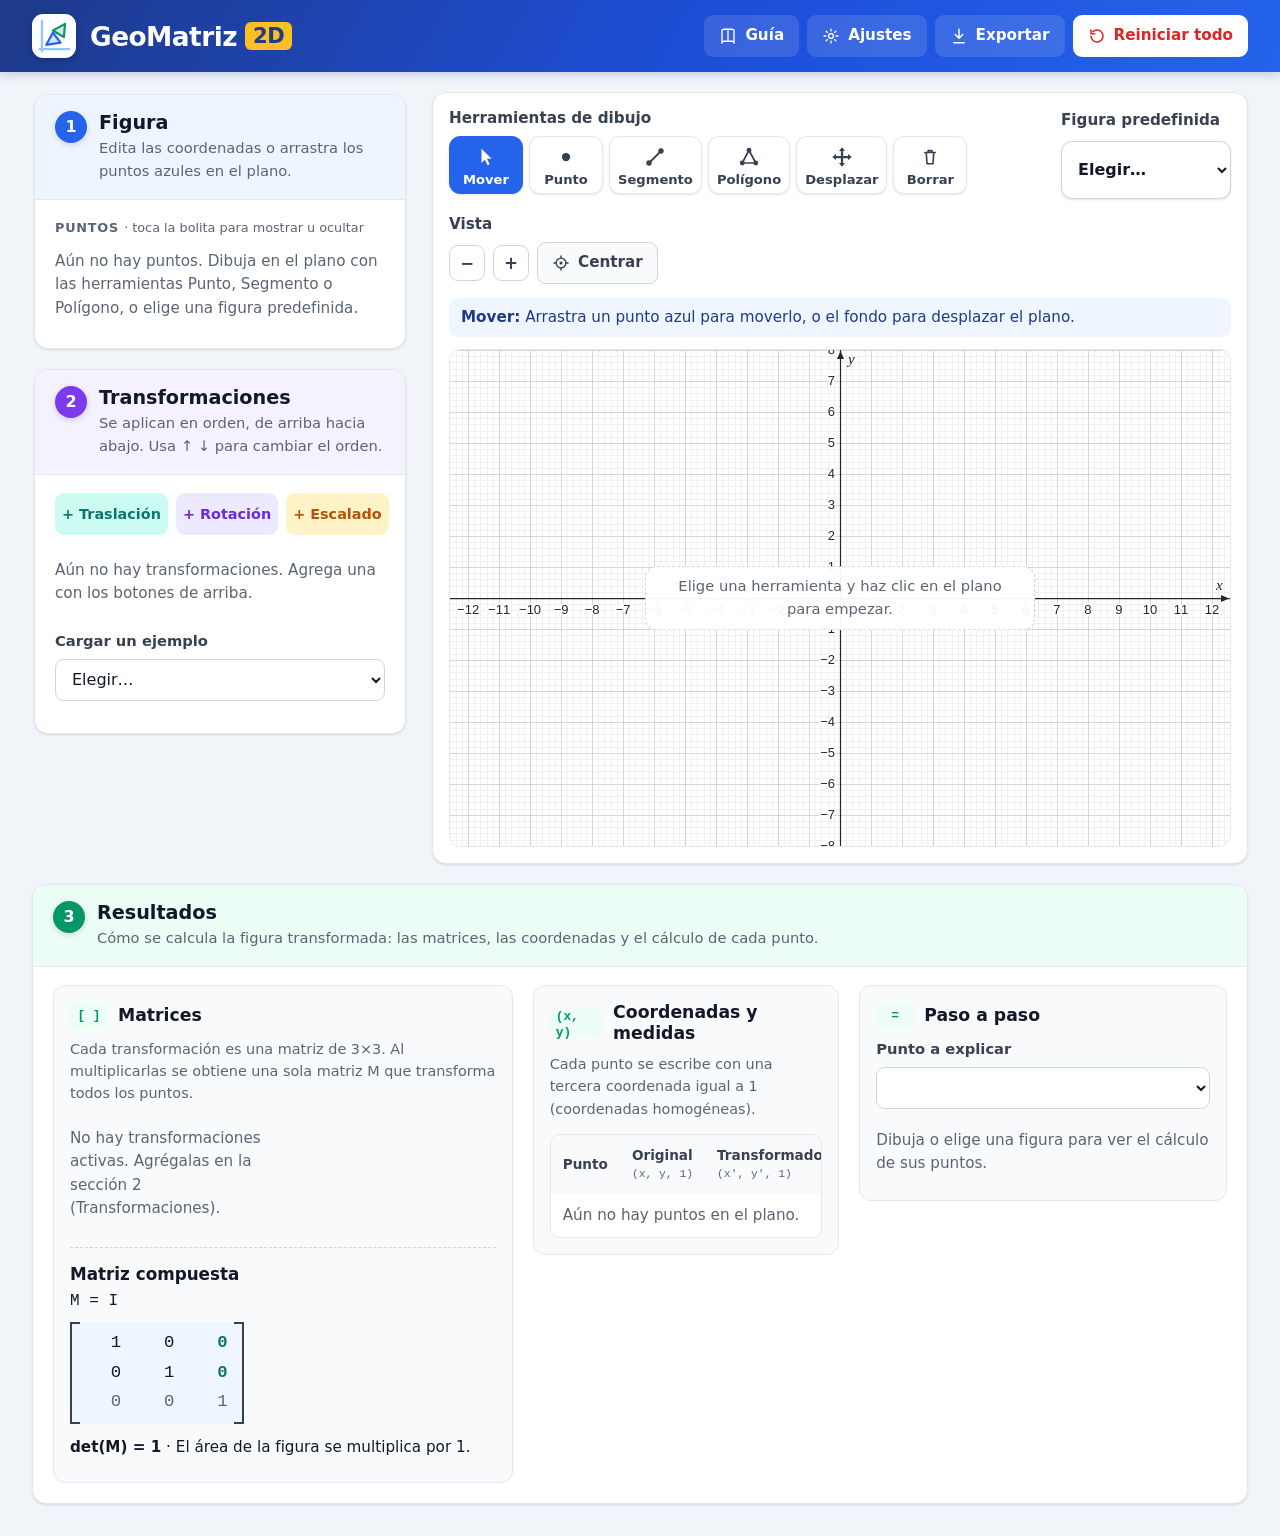
<file: src/index.html>
<!doctype html>
<html lang="es">
<head>
  <meta charset="utf-8">
  <meta name="viewport" content="width=device-width, initial-scale=1">
  <meta name="description" content="Laboratorio interactivo para aprender traslación, rotación y escalado con matrices homogéneas de 3×3.">
  <title>GeoMatriz 2D</title>
  <link rel="stylesheet" href="css/estilos.css">
</head>
<body>
  <!-- ============================== Barra superior ============================== -->
  <header class="app-bar">
    <div class="brand">
      <!-- Logo: un triángulo y su copia girada sobre unos ejes. -->
      <svg class="brand-logo" viewBox="0 0 40 40" aria-hidden="true">
        <rect width="40" height="40" rx="10" fill="#ffffff"/>
        <path d="M7 32 H34 M9 34 V6" stroke="#93c5fd" stroke-width="2" stroke-linecap="round"/>
        <path d="M13 28 L19 17 L26 26 Z" fill="rgba(37,99,235,.18)" stroke="#2563eb" stroke-width="2" stroke-linejoin="round"/>
        <path d="M19 15 L30 9 L29 21 Z" fill="rgba(5,150,105,.18)" stroke="#059669" stroke-width="2" stroke-linejoin="round"/>
      </svg>
      <div>
        <h1>GeoMatriz <span class="brand-tag">2D</span></h1>
      </div>
    </div>
    <nav class="app-actions" aria-label="Acciones">
      <button type="button" id="guideBtn" class="btn btn-ghost" aria-haspopup="dialog"><svg viewBox="0 0 24 24" aria-hidden="true"><path d="M4 5.5A2.5 2.5 0 0 1 6.5 3H12v16H6.5A2.5 2.5 0 0 0 4 21.5zM20 5.5A2.5 2.5 0 0 0 17.5 3H12v16h5.5a2.5 2.5 0 0 1 2.5 2.5z" fill="none" stroke="currentColor" stroke-width="1.8" stroke-linejoin="round"/></svg>Guía</button>
      <button type="button" id="settingsBtn" class="btn btn-ghost" aria-haspopup="dialog"><svg viewBox="0 0 24 24" aria-hidden="true"><circle cx="12" cy="12" r="3.2" fill="none" stroke="currentColor" stroke-width="1.8"/><path d="M12 2.8v2.4M12 18.8v2.4M2.8 12h2.4M18.8 12h2.4M5.5 5.5l1.7 1.7M16.8 16.8l1.7 1.7M5.5 18.5l1.7-1.7M16.8 7.2l1.7-1.7" stroke="currentColor" stroke-width="1.8" stroke-linecap="round"/></svg>Ajustes</button>
      <div class="export-wrap">
        <button type="button" id="exportBtn" class="btn btn-ghost" aria-haspopup="menu" aria-expanded="false"><svg viewBox="0 0 24 24" aria-hidden="true"><path d="M12 3v12M7 10l5 5 5-5M5 21h14" fill="none" stroke="currentColor" stroke-width="2" stroke-linecap="round" stroke-linejoin="round"/></svg>Exportar</button>
        <div id="exportMenu" class="export-menu" role="menu" hidden>
          <button type="button" role="menuitem" data-export="plano"><svg viewBox="0 0 24 24" aria-hidden="true"><rect x="3" y="4" width="18" height="16" rx="2.5" fill="none" stroke="currentColor" stroke-width="1.8"/><circle cx="8.5" cy="9.5" r="1.8" fill="currentColor"/><path d="M21 16l-5-5-8 8" fill="none" stroke="currentColor" stroke-width="1.8" stroke-linejoin="round"/></svg><span><strong>Imagen del plano</strong><small>PNG en alta resolución</small></span></button>
          <button type="button" role="menuitem" data-export="informe"><svg viewBox="0 0 24 24" aria-hidden="true"><path d="M6 2.8h8l5 5V20a1.5 1.5 0 0 1-1.5 1.5h-11A1.5 1.5 0 0 1 5 20V4.3A1.5 1.5 0 0 1 6.5 2.8z" fill="none" stroke="currentColor" stroke-width="1.8" stroke-linejoin="round"/><path d="M14 3v5h5M8.5 13h7M8.5 16.5h7" stroke="currentColor" stroke-width="1.8" stroke-linecap="round"/></svg><span><strong>Informe completo</strong><small>PDF con matrices y pasos de cada punto</small></span></button>
          <button type="button" role="menuitem" data-export="resumen"><svg viewBox="0 0 24 24" aria-hidden="true"><rect x="3" y="3" width="18" height="18" rx="2.5" fill="none" stroke="currentColor" stroke-width="1.8"/><path d="M3 10h18M10 10v11" stroke="currentColor" stroke-width="1.8"/></svg><span><strong>Resumen como imagen</strong><small>PNG con plano, matrices y coordenadas</small></span></button>
        </div>
      </div>
      <button type="button" id="resetBtn" class="btn btn-danger" title="Borra la figura y las transformaciones"><svg viewBox="0 0 24 24" aria-hidden="true"><path d="M4 12a8 8 0 1 0 2.4-5.7M4 4v5h5" fill="none" stroke="currentColor" stroke-width="2" stroke-linecap="round" stroke-linejoin="round"/></svg>Reiniciar todo</button>
    </nav>
  </header>

  <main class="workspace">
    <!-- ============================== Arriba a la izquierda: figura y transformaciones ============================== -->
    <aside class="side side-left">
      <section class="panel panel-figure" aria-labelledby="figure-title">
        <header class="panel-head">
          <span class="step" aria-hidden="true">1</span>
          <div>
            <h2 id="figure-title">Figura</h2>
            <p class="panel-sub">Edita las coordenadas o arrastra los puntos azules en el plano.</p>
          </div>
        </header>

        <h3 class="sub-heading">Puntos <span class="sub-note">· toca la bolita para mostrar u ocultar</span></h3>
        <div id="vertexList" class="algebra-list"></div>
        <p id="shapeMessage" class="field-message" role="status"></p>
      </section>

      <section class="panel panel-transforms" aria-labelledby="transforms-title">
        <header class="panel-head">
          <span class="step" aria-hidden="true">2</span>
          <div>
            <h2 id="transforms-title">Transformaciones</h2>
            <p class="panel-sub">Se aplican en orden, de arriba hacia abajo. Usa ↑ ↓ para cambiar el orden.</p>
          </div>
        </header>

        <div class="add-buttons" role="group" aria-label="Agregar transformación">
          <button type="button" class="btn btn-t" data-add="T">+ Traslación</button>
          <button type="button" class="btn btn-r" data-add="R">+ Rotación</button>
          <button type="button" class="btn btn-s" data-add="S">+ Escalado</button>
        </div>
        <p id="transformLimit" class="field-message"></p>
        <ol id="transformList" class="transform-list"></ol>

        <div class="field">
          <label for="examples">Cargar un ejemplo</label>
          <select id="examples">
            <option value="">Elegir…</option>
          </select>
        </div>
      </section>
    </aside>

    <!-- ============================== Arriba a la derecha: plano cartesiano ============================== -->
    <section class="panel stage panel-stage" aria-label="Plano cartesiano">
      <div class="stage-top">
        <div class="tool-group">
          <h2 class="group-title">Herramientas de dibujo</h2>
          <!-- Herramientas al estilo GeoGebra (solo las que usa el programa). -->
          <div class="tool-bar" role="toolbar" aria-label="Herramientas de dibujo">
            <button type="button" class="tool-btn" data-tool="mover" aria-pressed="true" title="Mover (Esc)">
              <svg viewBox="0 0 32 32" aria-hidden="true"><path d="M10 5 L10 24 L14.5 19.5 L18 27 L20.8 25.7 L17.3 18.4 L23.5 18.4 Z" fill="currentColor"/></svg>
              <span>Mover</span>
            </button>
            <button type="button" class="tool-btn" data-tool="punto" aria-pressed="false" title="Punto">
              <svg viewBox="0 0 32 32" aria-hidden="true"><circle cx="16" cy="16" r="5.5" fill="currentColor"/></svg>
              <span>Punto</span>
            </button>
            <button type="button" class="tool-btn" data-tool="segmento" aria-pressed="false" title="Segmento">
              <svg viewBox="0 0 32 32" aria-hidden="true"><line x1="8" y1="24" x2="24" y2="8" stroke="currentColor" stroke-width="2.4" stroke-linecap="round"/><circle cx="8" cy="24" r="3.6" fill="currentColor"/><circle cx="24" cy="8" r="3.6" fill="currentColor"/></svg>
              <span>Segmento</span>
            </button>
            <button type="button" class="tool-btn" data-tool="poligono" aria-pressed="false" title="Polígono">
              <svg viewBox="0 0 32 32" aria-hidden="true"><path d="M7 24 L16 7 L25 24 Z" fill="none" stroke="currentColor" stroke-width="2.2" stroke-linejoin="round"/><circle cx="7" cy="24" r="3.2" fill="currentColor"/><circle cx="16" cy="7" r="3.2" fill="currentColor"/><circle cx="25" cy="24" r="3.2" fill="currentColor"/></svg>
              <span>Polígono</span>
            </button>
            <button type="button" class="tool-btn" data-tool="vista" aria-pressed="false" title="Desplazar vista">
              <svg viewBox="0 0 32 32" aria-hidden="true"><path d="M16 3 L20 8 H17.5 V14.5 H24 V12 L29 16 L24 20 V17.5 H17.5 V24 H20 L16 29 L12 24 H14.5 V17.5 H8 V20 L3 16 L8 12 V14.5 H14.5 V8 H12 Z" fill="currentColor"/></svg>
              <span>Desplazar</span>
            </button>
            <button type="button" class="tool-btn tool-action" id="clearShapeBtn" title="Borrar la figura del plano">
              <svg viewBox="0 0 32 32" aria-hidden="true"><path d="M9 10h14M13.5 10V7.5h5V10M11 10l1 15h8l1-15" fill="none" stroke="currentColor" stroke-width="2.2" stroke-linecap="round" stroke-linejoin="round"/></svg>
              <span>Borrar</span>
            </button>
          </div>
        </div>

        <div class="tool-group">
          <label class="group-title" for="shapeType">Figura predefinida</label>
          <select id="shapeType" class="shape-select">
            <option value="">Elegir…</option>
            <option value="punto">Punto</option>
            <option value="segmento">Segmento</option>
            <option value="triangulo">Triángulo</option>
            <option value="cuadrado">Cuadrado</option>
            <option value="rectangulo">Rectángulo</option>
            <option value="poligono">Polígono</option>
          </select>
        </div>

        <div class="tool-group">
          <h2 class="group-title">Vista</h2>
          <div class="zoom-group" role="group" aria-label="Zoom">
            <button type="button" id="zoomOut" class="icon-btn" title="Alejar" aria-label="Alejar">−</button>
            <button type="button" id="zoomIn" class="icon-btn" title="Acercar" aria-label="Acercar">+</button>
            <button type="button" id="centerView" class="btn btn-light" title="Volver al origen (doble clic en el plano)">
              <svg viewBox="0 0 24 24" aria-hidden="true"><circle cx="12" cy="12" r="6.5" fill="none" stroke="currentColor" stroke-width="1.8"/><circle cx="12" cy="12" r="2" fill="currentColor"/><path d="M12 2.5v3M12 18.5v3M2.5 12h3M18.5 12h3" stroke="currentColor" stroke-width="1.8" stroke-linecap="round"/></svg>
              Centrar
            </button>
          </div>
        </div>
      </div>

      <p id="toolHelp" class="tool-help" aria-live="polite"></p>

      <div class="canvas-wrap" id="canvasWrap">
        <canvas id="canvas" role="img" aria-label="Plano cartesiano con la figura original y la figura transformada"></canvas>
        <!-- Leyenda: solo muestra lo que está en el plano (ver main.js). -->
        <ul class="legend" id="legend" aria-label="Leyenda">
          <li data-legend="original"><i class="swatch swatch-point"></i>Figura original (A)</li>
          <li data-legend="result"><i class="swatch swatch-result-point"></i>Figura transformada (A′)</li>
          <li data-legend="steps"><i class="swatch swatch-step"></i>Pasos intermedios</li>
          <li data-legend="compare"><i class="swatch swatch-compare"></i>Orden inverso (A″)</li>
          <li data-legend="pivot"><i class="swatch swatch-pivot"></i>Pivote</li>
        </ul>
        <span id="cursor" class="cursor-badge" hidden></span>
        <p id="canvasEmpty" class="canvas-empty">Elige una herramienta y haz clic en el plano para empezar.</p>
        <!-- Avisos flotantes: no cambian el tamaño del plano. -->
        <p id="status" class="status-message" role="status" aria-live="polite"></p>
      </div>

    </section>

    <!-- ============================== Abajo: resultados (todo el ancho) ============================== -->
    <section class="panel panel-results" aria-labelledby="results-title">
      <header class="panel-head">
        <span class="step" aria-hidden="true">3</span>
        <div>
          <h2 id="results-title">Resultados</h2>
          <p class="panel-sub">Cómo se calcula la figura transformada: las matrices, las coordenadas y el cálculo de cada punto.</p>
        </div>
      </header>

      <div class="results-grid">
        <article class="result-card" aria-labelledby="matrices-title">
          <h3 id="matrices-title" class="result-title"><span class="result-icon" aria-hidden="true">[ ]</span>Matrices</h3>
          <p class="hint">Cada transformación es una matriz de 3×3. Al multiplicarlas se obtiene una sola matriz M que transforma todos los puntos.</p>
          <div id="matrixList" class="matrix-list"></div>
          <div id="composite" class="composite"></div>
        </article>

        <article class="result-card" aria-labelledby="coords-title">
          <h3 id="coords-title" class="result-title"><span class="result-icon" aria-hidden="true">(x, y)</span>Coordenadas y medidas</h3>
          <p class="hint">Cada punto se escribe con una tercera coordenada igual a 1 (coordenadas homogéneas).</p>
          <div class="table-wrap">
            <table class="coords">
              <thead>
                <tr><th scope="col">Punto</th><th scope="col">Original<small>(x, y, 1)</small></th><th scope="col">Transformado<small>(x′, y′, 1)</small></th></tr>
              </thead>
              <tbody id="coordBody"></tbody>
            </table>
          </div>
          <!-- Medidas que dependen de los puntos: se recalculan en cada cambio (ver panels.js). -->
          <div id="algebraDerived" class="algebra-derived"></div>
        </article>

        <article class="result-card" aria-labelledby="explain-title">
          <h3 id="explain-title" class="result-title"><span class="result-icon" aria-hidden="true">=</span>Paso a paso</h3>
          <div class="field">
            <label for="explainVertex">Punto a explicar</label>
            <select id="explainVertex"></select>
          </div>
          <div id="explanation" class="explanation"></div>
        </article>
      </div>
    </section>
  </main>

  <!-- ============================== Ventana: Guía ============================== -->
  <dialog id="guideDialog" class="dialog" aria-labelledby="guide-title">
    <div class="dialog-head">
      <h2 id="guide-title">Guía rápida</h2>
      <button type="button" class="icon-btn" data-close aria-label="Cerrar">✕</button>
    </div>
    <ol class="guide-steps">
      <li><strong>Crea una figura.</strong> En <em>Herramientas de dibujo</em> elige Punto, Segmento o Polígono y haz clic en el plano. También puedes elegir una <em>Figura predefinida</em> junto a las herramientas. Para cerrar un polígono, vuelve a hacer clic en su primer punto.</li>
      <li><strong>Agrega transformaciones.</strong> En la sección 2 pulsa Traslación, Rotación o Escalado y ajusta sus valores. Se aplican en orden, de arriba hacia abajo.</li>
      <li><strong>Observa el resultado.</strong> La figura transformada (A′, en verde) aparece en el plano. En la sección 3 verás las matrices, las coordenadas y el cálculo paso a paso.</li>
    </ol>
    <h3>Trucos</h3>
    <ul class="guide-tips">
      <li>Con <em>Mover</em>, arrastra un punto azul para cambiarlo de lugar.</li>
      <li>Acerca el puntero a un punto para ver sus coordenadas.</li>
      <li>En la sección 1, la bolita de cada punto lo muestra u oculta, y el menú ⋮ permite duplicarlo o borrarlo.</li>
      <li>Con <em>Exportar</em> guardas el plano como imagen o un informe en PDF con todos los cálculos.</li>
      <li>Rueda del ratón o pellizco: acercar y alejar. Doble clic: volver al origen.</li>
      <li>Tecla Esc: terminar la figura y volver a <em>Mover</em>.</li>
    </ul>
  </dialog>

  <!-- ============================== Ventana: Ajustes ============================== -->
  <dialog id="settingsDialog" class="dialog" aria-labelledby="settings-title">
    <div class="dialog-head">
      <h2 id="settings-title">Ajustes de la vista</h2>
      <button type="button" class="icon-btn" data-close aria-label="Cerrar">✕</button>
    </div>
    <div class="settings-list">
      <label class="setting"><input type="checkbox" id="showOriginal" checked>
        <span><strong>Mostrar figura original</strong><small>Los puntos azules que se pueden mover.</small></span></label>
      <label class="setting"><input type="checkbox" id="showSteps">
        <span><strong>Mostrar pasos intermedios</strong><small>La figura después de cada transformación, en gris.</small></span></label>
      <label class="setting"><input type="checkbox" id="compare">
        <span><strong>Comparar con el orden inverso</strong><small>Muestra que cambiar el orden cambia el resultado.</small></span></label>
      <label class="setting"><input type="checkbox" id="snap" checked>
        <span><strong>Ajustar a la cuadrícula</strong><small>Los puntos se colocan en coordenadas exactas.</small></span></label>
    </div>
  </dialog>

  <!-- Scripts clásicos (sin módulos ES) para que funcione con doble clic, sin servidor.
       Orden: matemática → escena → validación → renderizado → interfaz → arranque. -->
  <script src="js/math/matrix.js"></script>
  <script src="js/math/transforms.js"></script>
  <script src="js/scene/shapes.js"></script>
  <script src="js/scene/state.js"></script>
  <script src="js/ui/validation.js"></script>
  <script src="js/render/renderer.js"></script>
  <script src="js/ui/panels.js"></script>
  <script src="js/ui/explanations.js"></script>
  <script src="js/ui/controls.js"></script>
  <script src="js/ui/canvas-input.js"></script>
  <script src="js/ui/export.js"></script>
  <script src="js/main.js"></script>
</body>
</html>
</file>
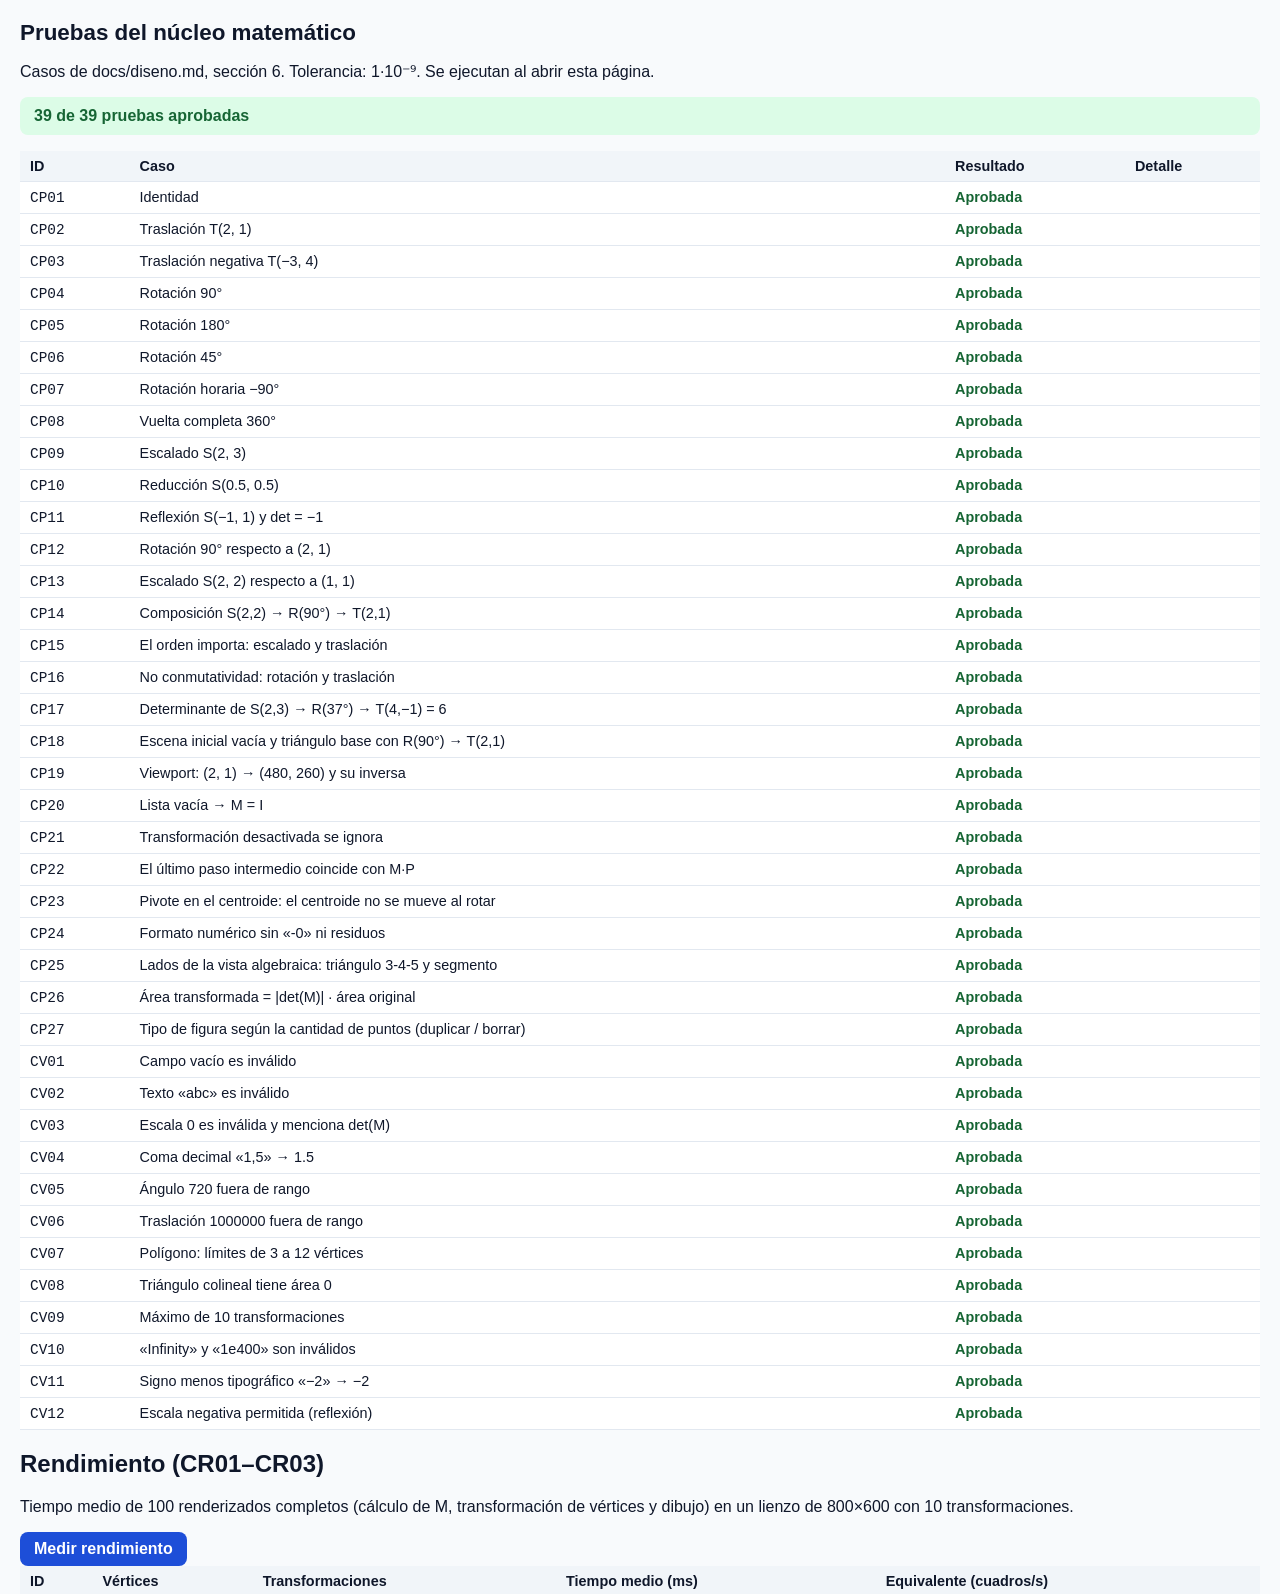
<file: tests/test-runner.html>
<!doctype html>
<html lang="es">
<head>
  <meta charset="utf-8">
  <meta name="viewport" content="width=device-width, initial-scale=1">
  <title>Pruebas · GeoMatriz 2D</title>
  <style>
    body { margin: 0; padding: 20px; font-family: "Segoe UI", Arial, sans-serif; color: #0f172a; background: #f8fafc; }
    h1 { margin: 0 0 6px; font-size: 1.4rem; }
    .summary { margin: 0 0 16px; padding: 10px 14px; border-radius: 8px; font-weight: 700; }
    .pass { background: #dcfce7; color: #166534; }
    .fail { background: #fee2e2; color: #991b1b; }
    .table-wrap { overflow-x: auto; }
    table { border-collapse: collapse; width: 100%; background: #fff; font-size: .9rem; }
    th, td { padding: 7px 10px; border-bottom: 1px solid #e2e8f0; text-align: left; vertical-align: top; }
    th { background: #f1f5f9; }
    .ok { color: #166534; font-weight: 700; }
    .ko { color: #991b1b; font-weight: 700; }
    code { font-family: Consolas, monospace; }
    button { padding: 8px 14px; border: 0; border-radius: 8px; background: #1d4ed8; color: #fff; font: inherit; font-weight: 600; cursor: pointer; }
    canvas { display: none; }
  </style>
</head>
<body>
  <h1>Pruebas del núcleo matemático</h1>
  <p>Casos de docs/diseno.md, sección 6. Tolerancia: 1·10⁻⁹. Se ejecutan al abrir esta página.</p>
  <p id="summary" class="summary"></p>
  <div class="table-wrap">
    <table>
      <thead><tr><th>ID</th><th>Caso</th><th>Resultado</th><th>Detalle</th></tr></thead>
      <tbody id="results"></tbody>
    </table>
  </div>

  <h2>Rendimiento (CR01–CR03)</h2>
  <p>Tiempo medio de 100 renderizados completos (cálculo de M, transformación de vértices y dibujo) en un lienzo de 800×600 con 10 transformaciones.</p>
  <button type="button" id="benchBtn">Medir rendimiento</button>
  <div class="table-wrap">
    <table>
      <thead><tr><th>ID</th><th>Vértices</th><th>Transformaciones</th><th>Tiempo medio (ms)</th><th>Equivalente (cuadros/s)</th></tr></thead>
      <tbody id="bench"></tbody>
    </table>
  </div>
  <p id="env"></p>
  <canvas id="benchCanvas"></canvas>

  <!-- Mismos archivos que usa la aplicación: la lógica no depende de la interfaz. -->
  <script src="../src/js/math/matrix.js"></script>
  <script src="../src/js/math/transforms.js"></script>
  <script src="../src/js/scene/shapes.js"></script>
  <script src="../src/js/scene/state.js"></script>
  <script src="../src/js/ui/validation.js"></script>
  <script src="../src/js/render/renderer.js"></script>
  <script src="math.test.js"></script>
  <script>
    (function () {
      const results = Geo.TestResults;
      const passed = results.filter(function (r) { return r.ok; }).length;
      const summary = document.getElementById('summary');
      summary.textContent = passed + ' de ' + results.length + ' pruebas aprobadas';
      summary.className = 'summary ' + (passed === results.length ? 'pass' : 'fail');
      document.getElementById('results').innerHTML = results.map(function (r) {
        return '<tr><td><code>' + r.id + '</code></td><td>' + r.name + '</td><td class="' + (r.ok ? 'ok">Aprobada' : 'ko">Falló') +
          '</td><td>' + (r.error ? r.error.replace(/</g, '&lt;') : '') + '</td></tr>';
      }).join('');

      // ---------------------------------------------------------- Rendimiento
      function bench(nVertices) {
        const canvas = document.getElementById('benchCanvas');
        const renderer = Geo.Renderer.create(canvas);
        renderer.resize(800, 600, 1);
        const vertices = Geo.Shapes.regularPolygon(nVertices, 4);
        const transforms = [];
        for (let i = 0; i < 10; i++) {
          const type = ['T', 'R', 'S'][i % 3];
          transforms.push(Geo.State.makeTransform(type, type === 'T' ? { tx: 0.3, ty: -0.2 } : type === 'R' ? { angle: 12 } : { sx: 1.05, sy: 0.97 }));
        }
        const view = { zoom: 40, center: { x: 0, y: 0 }, showOriginal: true, showSteps: true, compare: true };
        const runs = 100;
        const t0 = performance.now();
        for (let r = 0; r < runs; r++) {
          const c = Geo.Shapes.centroid(vertices);
          const comp = Geo.Transforms.compose(transforms, c);
          const result = Geo.Matrix.applyToPoints(comp.matrix, vertices);
          const steps = comp.steps.slice(0, -1).map(function (s) { return Geo.Matrix.applyToPoints(s.cumulative, vertices); });
          const compare = Geo.Matrix.applyToPoints(Geo.Transforms.composeReversed(transforms, c).matrix, vertices);
          renderer.draw({ view: view, closed: true, original: vertices, result: result, steps: steps, compare: compare, pivots: [], showResult: true });
        }
        return (performance.now() - t0) / runs;
      }

      document.getElementById('benchBtn').addEventListener('click', function () {
        const rows = [['CR01', 3], ['CR02', 12], ['CR03', 100]].map(function (c) {
          const ms = bench(c[1]);
          return '<tr><td><code>' + c[0] + '</code></td><td>' + c[1] + '</td><td>10</td><td>' + ms.toFixed(3) + '</td><td>' + Math.round(1000 / ms) + '</td></tr>';
        });
        document.getElementById('bench').innerHTML = rows.join('');
        document.getElementById('env').textContent = 'Navegador: ' + navigator.userAgent;
      });
    })();
  </script>
</body>
</html>
</file>
<file: src/css/estilos.css>
/* ==========================================================================
   estilos.css — GeoMatriz 2D (Laboratorio Interactivo de Geometría 2D)

   1. Variables (colores, tamaños)        6. Plano cartesiano
   2. Base                                7. Resultados (tarjetas, matrices, tabla)
   3. Barra superior y distribución       8. Explicación paso a paso
   4. Paneles, formularios y botones      9. Diseño adaptable
   5. Figura y transformaciones

   Los colores de las figuras coinciden con Geo.Renderer.COLORS (renderer.js).
   ========================================================================== */

/* -------------------------------------------------------- 1. Variables */
:root {
  color-scheme: light;

  /* Texto y superficies */
  --ink: #111827;
  --ink-2: #374151;
  --muted: #5b6472;
  --line: #e5e7eb;
  --line-strong: #d1d5db;
  --page: #f1f4f9;
  --surface: #ffffff;
  --surface-2: #f9fafb;

  /* Color de cada sección: 1 Figura, 2 Transformaciones, 3 Resultados */
  --sec-1: #2563eb;  --sec-1-soft: #eff5ff;
  --sec-2: #7c3aed;  --sec-2-soft: #f5f1ff;
  --sec-3: #059669;  --sec-3-soft: #ecfdf5;

  /* Acento de la interfaz */
  --accent: #2563eb;
  --accent-strong: #1d4ed8;
  --accent-soft: #eff6ff;

  /* Figuras (iguales al lienzo) */
  --c-original: #996633;
  --c-point: #4d4dff;
  --c-point-dark: #1a1a66;
  --c-result: #00796b;
  --c-step: #9e9e9e;
  --c-compare: #8e24aa;
  --c-pivot: #d32f2f;

  /* Tipos de transformación */
  --c-t: #0f766e;  --c-t-soft: #ccfbf1;   /* traslación */
  --c-r: #6d28d9;  --c-r-soft: #ede9fe;   /* rotación */
  --c-s: #b45309;  --c-s-soft: #fef3c7;   /* escalado */

  /* Mensajes */
  --error: #b91c1c;
  --error-soft: #fef2f2;
  --warning: #92400e;

  /* Forma */
  --radius: 14px;
  --radius-sm: 9px;
  --shadow: 0 1px 2px rgba(17, 24, 39, .05), 0 1px 3px rgba(17, 24, 39, .06);
  --font: "Segoe UI", system-ui, -apple-system, Roboto, "Helvetica Neue", Arial, sans-serif;
  --mono: "Cascadia Mono", Consolas, "Courier New", monospace;
}

/* -------------------------------------------------------- 2. Base */
* { box-sizing: border-box; }
/* Que el atributo hidden gane siempre a reglas como display: grid. */
[hidden] { display: none !important; }

html { -webkit-text-size-adjust: 100%; }
body {
  margin: 0;
  font-family: var(--font);
  font-size: 16px;
  line-height: 1.55;
  color: var(--ink);
  background: var(--page);
}
h1, h2, h3 { margin: 0; line-height: 1.25; color: var(--ink); }
p { margin: 0; }
button, input, select { font: inherit; color: inherit; }
:focus-visible { outline: 3px solid #93c5fd; outline-offset: 2px; }

.sr-only {
  position: absolute; width: 1px; height: 1px; padding: 0; margin: -1px;
  overflow: hidden; clip: rect(0, 0, 0, 0); white-space: nowrap; border: 0;
}

/* -------------------------------------------------------- 3. Barra superior y distribución */
.app-bar {
  display: flex;
  align-items: center;
  justify-content: space-between;
  gap: 16px;
  padding: 14px clamp(16px, 2.5vw, 32px);
  /* Barra azul con degradado suave */
  background: linear-gradient(120deg, #1e3a8a 0%, #1d4ed8 55%, #2563eb 100%);
  color: #fff;
  box-shadow: 0 2px 10px rgba(30, 58, 138, .25);
}
.brand { display: flex; align-items: center; gap: 14px; min-width: 0; }
.brand-logo { flex: none; width: 44px; height: 44px; filter: drop-shadow(0 2px 4px rgba(0, 0, 0, .2)); }
.brand h1 { display: flex; align-items: center; gap: 8px; color: #fff; font-size: clamp(1.3rem, 2.2vw, 1.65rem); font-weight: 800; letter-spacing: -.02em; }
.brand-tag {
  padding: 1px 8px;
  border-radius: 6px;
  background: #fbbf24;
  color: #1e3a8a;
  font-size: .8em;
  font-weight: 800;
}
.brand p { color: #dbeafe; font-size: .95rem; }
.app-actions { display: flex; align-items: center; gap: 8px; }
/* Botones sobre la barra azul */
.btn-ghost { background: rgba(255, 255, 255, .12); border-color: rgba(255, 255, 255, .3); color: #fff; }
.btn-ghost:hover { background: rgba(255, 255, 255, .22); }
.btn-danger { background: #fff; border-color: #fff; color: #dc2626; }
.btn-danger:hover { background: #fef2f2; }
.app-bar :focus-visible { outline-color: #fde68a; }

/* Menú «Exportar» */
.export-wrap { position: relative; }
.export-menu {
  position: absolute;
  top: calc(100% + 8px);
  right: 0;
  z-index: 20;
  width: 300px;
  padding: 6px;
  border: 1px solid var(--line);
  border-radius: 12px;
  background: var(--surface);
  box-shadow: 0 16px 40px rgba(17, 24, 39, .22);
}
.export-menu button {
  display: flex;
  align-items: flex-start;
  gap: 12px;
  width: 100%;
  padding: 10px 12px;
  border: 0;
  border-radius: 9px;
  background: transparent;
  color: var(--ink);
  text-align: left;
}
.export-menu button:hover, .export-menu button:focus-visible { background: var(--accent-soft); outline: none; }
.export-menu svg { flex: none; width: 22px; height: 22px; margin-top: 2px; color: var(--accent); }
.export-menu strong { display: block; font-size: .98rem; }
.export-menu small { display: block; color: var(--muted); font-size: .84rem; }

.workspace {
  /* Alto de la fila superior: casi toda la pantalla, sin bajar de 600 px. */
  --top-height: max(600px, calc(100vh - 128px));

  display: grid;
  /* Arriba: [1 Figura + 2 Transformaciones] | plano. Abajo: resultados a todo el ancho. */
  grid-template-columns: minmax(320px, 380px) minmax(0, 1fr);
  grid-template-areas:
    "side    stage"
    "results results";
  gap: 20px;
  align-items: start;
  max-width: 1760px;
  margin: 0 auto;
  padding: 20px clamp(16px, 2.5vw, 32px) 32px;
}
/* Columna izquierda: mismo alto que el plano y desplazamiento propio
   (como el panel lateral de GeoGebra), para que no queden huecos. */
.side {
  grid-area: side;
  display: grid;
  align-content: start;
  gap: 20px;
  min-width: 0;
  max-height: var(--top-height);
  overflow-y: auto;
  overscroll-behavior: contain;
  padding: 2px 6px 2px 2px;
  scrollbar-width: thin;
  scrollbar-color: #cbd5e1 transparent;
}
.side::-webkit-scrollbar { width: 8px; }
.side::-webkit-scrollbar-thumb { background: #cbd5e1; border-radius: 8px; }
.panel-results { grid-area: results; }
/* El plano ocupa todo el alto de la fila; el lienzo se estira para llenarlo. */
.stage {
  grid-area: stage;
  min-width: 0;
  height: var(--top-height);
  display: flex;
  flex-direction: column;
}

/* -------------------------------------------------------- 4. Paneles, formularios y botones */
.panel {
  background: var(--surface);
  border: 1px solid var(--line);
  border-radius: var(--radius);
  box-shadow: var(--shadow);
  padding: 20px;
  min-width: 0;
}
.panel-head {
  display: flex;
  align-items: flex-start;
  gap: 12px;
  margin: -20px -20px 18px;
  padding: 16px 20px;
  border-bottom: 1px solid var(--line);
  border-radius: var(--radius) var(--radius) 0 0;
  background: var(--sec-soft, var(--surface-2));
}
.panel-head h2 { font-size: 1.2rem; font-weight: 700; }
.panel-sub { margin-top: 2px; color: var(--muted); font-size: .92rem; }
.step {
  flex: none;
  display: inline-grid;
  place-items: center;
  width: 32px;
  height: 32px;
  border-radius: 50%;
  background: var(--sec, var(--accent));
  color: #fff;
  font-weight: 700;
  font-size: 1rem;
  box-shadow: 0 2px 6px rgba(17, 24, 39, .15);
}
.panel-figure     { --sec: var(--sec-1); --sec-soft: var(--sec-1-soft); }
.panel-transforms { --sec: var(--sec-2); --sec-soft: var(--sec-2-soft); }
.panel-results    { --sec: var(--sec-3); --sec-soft: var(--sec-3-soft); }
.sub-heading {
  margin: 20px 0 6px;
  font-size: .8rem;
  font-weight: 700;
  letter-spacing: .06em;
  text-transform: uppercase;
  color: var(--muted);
}
.hint { margin-bottom: 14px; color: var(--muted); font-size: .92rem; }
.empty { color: var(--muted); font-size: .95rem; list-style: none; padding: 8px 0; }

label { display: block; margin-bottom: 6px; color: var(--ink-2); font-size: .92rem; font-weight: 600; }
.field { margin-bottom: 12px; }

input[type="text"], select {
  width: 100%;
  min-height: 42px;
  padding: 8px 12px;
  border: 1px solid var(--line-strong);
  border-radius: var(--radius-sm);
  background: var(--surface);
  color: var(--ink);
  font-size: 1rem;
}
select { cursor: pointer; }
input[type="text"] { font-family: var(--mono); }
input[type="text"]:hover, select:hover { border-color: #9ca3af; }
input[aria-invalid="true"] { border-color: var(--error); background: var(--error-soft); }
input[type="range"] { width: 100%; min-height: 32px; accent-color: var(--accent); }

.field-row { display: grid; grid-template-columns: minmax(0, 1fr) 92px; gap: 10px; align-items: center; }
.field-pair { display: grid; grid-template-columns: 1fr 1fr; gap: 10px; margin-top: 10px; }
.field-message { margin-top: 4px; font-size: .88rem; color: var(--error); }
.field-message:empty { display: none; }
.field-message.warning { color: var(--warning); }

.check { display: inline-flex; align-items: center; gap: 8px; margin: 0; font-weight: 500; cursor: pointer; color: var(--ink-2); }
.check input { width: 18px; height: 18px; margin: 0; accent-color: var(--accent); cursor: pointer; }

button { cursor: pointer; }
button:disabled { cursor: not-allowed; opacity: .45; }
.btn {
  display: inline-flex;
  align-items: center;
  justify-content: center;
  gap: 8px;
  min-height: 42px;
  padding: 8px 14px;
  border: 1px solid transparent;
  border-radius: var(--radius-sm);
  font-weight: 600;
  font-size: .95rem;
  white-space: nowrap;
  transition: background-color .15s, border-color .15s;
}
.btn svg { width: 18px; height: 18px; }
.btn-light { background: var(--surface-2); border-color: var(--line-strong); color: var(--ink-2); }
.btn-light:hover:not(:disabled) { background: var(--line); }
.btn-t { background: var(--c-t-soft); color: var(--c-t); }
.btn-r { background: var(--c-r-soft); color: var(--c-r); }
.btn-s { background: var(--c-s-soft); color: var(--c-s); }
.btn-t:hover:not(:disabled), .btn-r:hover:not(:disabled), .btn-s:hover:not(:disabled) { filter: brightness(.96); }

.icon-btn {
  display: inline-grid;
  place-items: center;
  min-width: 36px;
  height: 36px;
  padding: 0 8px;
  border: 1px solid var(--line-strong);
  border-radius: var(--radius-sm);
  background: var(--surface);
  color: var(--ink-2);
  font-size: 1.05rem;
  font-weight: 700;
}
.icon-btn:hover:not(:disabled) { background: var(--surface-2); }


/* -------------------------------------------------------- 5. Figura y transformaciones */

/* Lista de puntos y medidas (al estilo de la vista algebraica de GeoGebra) */
.algebra-list { display: grid; margin: 0; padding: 0; list-style: none; }
.algebra-row {
  display: flex;
  align-items: center;
  flex-wrap: wrap;
  gap: 4px 8px;
  padding: 8px 6px;
  border-bottom: 1px solid var(--line);
  font-size: .98rem;
}
.algebra-row:last-child { border-bottom: 0; }
/* En las filas de medidas el texto se ajusta junto a su marcador (no debajo). */
li.algebra-row { flex-wrap: nowrap; align-items: flex-start; }
li.algebra-row > .algebra-dot { margin-top: .45em; }
li.algebra-row > span:last-child { flex: 1 1 0; min-width: 0; }
.algebra-row var { font-style: italic; }
.algebra-row strong { font-weight: 700; }
.algebra-heading {
  margin: 20px 0 4px;
  font-size: .8rem;
  font-weight: 700;
  letter-spacing: .06em;
  text-transform: uppercase;
  color: var(--muted);
}
.algebra-name { font-weight: 700; color: #3333cc; white-space: nowrap; }
.algebra-sep { color: var(--muted); font-size: 1.05rem; }
.algebra-dot { flex: none; width: 12px; height: 12px; border-radius: 50%; }
.dot-side { height: 3px; border-radius: 2px; background: var(--c-original); }
.dot-poly { border-radius: 3px; background: rgba(153, 102, 51, .25); border: 2px solid var(--c-original); }
.dot-result-poly { border-radius: 3px; background: rgba(0, 121, 107, .2); border: 2px solid var(--c-result); }

/* Filas de puntos como en la vista algebraica de GeoGebra:  (●) A = (−4.48, 2.36)  ⋮ */
.vertex-row {
  position: relative;
  flex-wrap: nowrap;
  gap: 0;
  min-height: 54px;
  padding: 0;
  border: 1px solid var(--line);
  border-bottom-width: 0;
  background: var(--surface);
}
.vertex-row:first-child { border-top-left-radius: 10px; border-top-right-radius: 10px; }
.vertex-row:last-child { border-bottom-width: 1px; border-bottom-left-radius: 10px; border-bottom-right-radius: 10px; }
.vertex-row:hover { background: #fafbff; }
.vertex-row.is-selected { background: var(--accent-soft); }

/* Columna gris de la izquierda con la bolita de visibilidad */
.dot-gutter {
  flex: none;
  align-self: stretch;
  display: grid;
  place-items: center;
  width: 54px;
  border-right: 1px solid var(--line);
  background: var(--surface-2);
}
.vertex-row:first-child .dot-gutter { border-top-left-radius: 10px; }
.vertex-row:last-child .dot-gutter { border-bottom-left-radius: 10px; }
.vertex-row.is-selected .dot-gutter { background: #dde7fb; }
.visibility-dot {
  width: 24px;
  height: 24px;
  padding: 0;
  border: 1.5px solid #5b5bd6;
  border-radius: 50%;
  background: #a3a3f5;
  cursor: pointer;
  transition: background-color .15s, transform .1s;
}
.visibility-dot:hover { transform: scale(1.08); }
.visibility-dot.is-off { background: #fff; }

/* Expresión «A = (x, y)»: los números se editan en el mismo lugar */
.algebra-expr {
  flex: 1 1 auto;
  min-width: 0;
  display: flex;
  flex-wrap: wrap;
  align-items: center;
  padding: 8px 4px 8px 14px;
  font-size: 1.05rem;
  color: var(--ink);
}
.algebra-expr.is-off { color: var(--muted); }
.algebra-expr .algebra-name { color: inherit; font-weight: 500; }
.algebra-expr .algebra-sep { color: inherit; font-size: inherit; }
.field-inline { display: contents; }
.field-inline .field-message { flex-basis: 100%; margin-top: 2px; }
.vertex-row input.inline-number {
  /* El ancho lo ajusta controls.js según el número escrito. */
  min-width: 2.2ch;
  max-width: 10ch;
  min-height: 32px;
  padding: 2px 2px;
  border: 1px solid transparent;
  border-radius: 6px;
  background: transparent;
  color: inherit;
  font-family: var(--font);
  font-size: inherit;
  text-align: center;
}
.vertex-row input.inline-number:hover { border-color: var(--line-strong); background: #fff; }
.vertex-row input.inline-number:focus { border-color: var(--accent); background: #fff; outline: none; box-shadow: 0 0 0 3px #dbeafe; }
.vertex-row input.inline-number[aria-invalid="true"] { border-color: var(--error); background: var(--error-soft); }

/* Menú ⋮ de cada punto */
.row-menu-wrap { position: relative; flex: none; padding-right: 6px; }
.row-menu-btn {
  display: grid;
  place-items: center;
  width: 34px;
  height: 34px;
  border: 0;
  border-radius: 8px;
  background: transparent;
  color: var(--muted);
}
.row-menu-btn svg { width: 20px; height: 20px; fill: currentColor; }
.row-menu-btn:hover, .row-menu-btn[aria-expanded="true"] { background: var(--line); color: var(--ink); }
.row-menu {
  position: absolute;
  top: calc(100% + 4px);
  right: 6px;
  z-index: 5;
  min-width: 170px;
  padding: 6px;
  border: 1px solid var(--line);
  border-radius: 10px;
  background: var(--surface);
  box-shadow: 0 10px 30px rgba(17, 24, 39, .16);
}
.row-menu button {
  display: block;
  width: 100%;
  padding: 9px 12px;
  border: 0;
  border-radius: 7px;
  background: transparent;
  color: var(--ink);
  font-size: .98rem;
  text-align: left;
}
.row-menu button:hover, .row-menu button:focus-visible { background: var(--surface-2); outline: none; }
.row-menu button.danger { color: #dc2626; }
.row-menu button.danger:hover { background: #fef2f2; }

.sub-note { text-transform: none; letter-spacing: 0; font-weight: 400; }

/* Agregar transformaciones */
.add-buttons { display: grid; grid-template-columns: repeat(3, 1fr); gap: 8px; }
.add-buttons .btn { padding: 8px 6px; font-size: .9rem; }

/* Tarjetas de transformación */
.transform-list { display: grid; gap: 12px; margin: 16px 0; padding: 0; list-style: none; }
.transform-list > li { min-width: 0; }
.transform-card {
  padding: 12px 14px;
  border: 1px solid var(--line);
  border-left: 4px solid var(--c-t);
  border-radius: var(--radius-sm);
  background: var(--surface-2);
}
.transform-card.type-R { border-left-color: var(--c-r); }
.transform-card.type-S { border-left-color: var(--c-s); }
.transform-card.disabled { opacity: .55; }
.transform-card .field { margin-bottom: 10px; }
.transform-card .field:last-child { margin-bottom: 0; }
.card-head { display: flex; justify-content: space-between; align-items: center; gap: 8px; }
.card-head .check { font-weight: 700; color: var(--ink); }
.card-actions { display: flex; gap: 4px; }
.transform-label { margin: 6px 0 12px; font-family: var(--mono); font-size: .92rem; color: var(--ink-2); }

/* -------------------------------------------------------- 6. Plano cartesiano */
.stage { padding: 16px; }
.stage-top { display: flex; align-items: flex-start; justify-content: space-between; gap: 16px; flex-wrap: wrap; }
.tool-group { display: grid; gap: 8px; min-width: 0; }
.group-title { margin: 0; font-size: .95rem; font-weight: 700; color: var(--ink-2); }
.zoom-group { display: flex; align-items: center; gap: 8px; }
/* Selector de figura predefinida, a la altura de los botones de herramientas */
.shape-select { min-width: 170px; min-height: 58px; border-radius: 11px; font-weight: 600; box-shadow: var(--shadow); }

/* Barra de herramientas al estilo GeoGebra */
.tool-bar { display: flex; gap: 6px; flex-wrap: wrap; }
.tool-btn {
  display: inline-flex;
  flex-direction: column;
  align-items: center;
  gap: 3px;
  min-width: 74px;
  padding: 8px 8px 6px;
  border: 1px solid var(--line);
  border-radius: 11px;
  background: var(--surface);
  color: var(--ink-2);
  font-size: .82rem;
  font-weight: 600;
  line-height: 1.15;
  box-shadow: var(--shadow);
  transition: background-color .15s, border-color .15s, color .15s;
}
.tool-btn svg { width: 24px; height: 24px; }
.tool-btn:hover { border-color: #a5b4fc; color: var(--accent-strong); }
.tool-btn[aria-pressed="true"] { background: var(--accent); border-color: var(--accent); color: #fff; }
.tool-action:hover { border-color: #fca5a5; color: #dc2626; }
.tool-help {
  margin: 14px 0 12px;
  padding: 8px 12px;
  border-radius: var(--radius-sm);
  background: var(--accent-soft);
  color: #1e3a8a;
  font-size: .95rem;
}
.tool-help:empty { display: none; }

.canvas-wrap {
  position: relative;
  /* Base 0: el alto lo decide el espacio libre del plano, no el tamaño interno del lienzo. */
  flex: 1 1 0;
  min-height: 320px;
  border: 1px solid var(--line);
  border-radius: 12px;
  overflow: hidden;
  background: #fff;
}
/* touch-action: none → el arrastre y el pellizco mueven el plano, no la página. */
/* El lienzo llena su contenedor sin influir en su tamaño (evita un ciclo de redimensionado). */
canvas { position: absolute; inset: 0; display: block; width: 100%; height: 100%; touch-action: none; cursor: grab; }
canvas.tool-mover { cursor: default; }
canvas.tool-mover.over-point, canvas.is-moving-point { cursor: move; }      /* punto bajo el cursor */
canvas.tool-punto, canvas.tool-segmento, canvas.tool-poligono { cursor: crosshair; }
canvas.tool-vista { cursor: grab; }
canvas.is-dragging { cursor: grabbing; }

/* Leyenda flotante (abajo a la izquierda, como en la referencia) */
.canvas-wrap .legend {
  position: absolute;
  left: 12px;
  bottom: 12px;
  display: grid;
  gap: 4px;
  margin: 0;
  padding: 10px 14px;
  list-style: none;
  border: 1px solid var(--line);
  border-radius: 10px;
  background: rgba(255, 255, 255, .94);
  box-shadow: var(--shadow);
  font-size: .88rem;
  color: var(--ink-2);
  pointer-events: none;
}
.canvas-wrap .legend li { display: flex; align-items: center; gap: 8px; }
.canvas-empty {
  position: absolute;
  top: 50%;
  left: 50%;
  transform: translate(-50%, -50%);
  max-width: calc(100% - 32px);
  padding: 8px 16px;
  border: 1px dashed var(--line-strong);
  border-radius: 12px;
  background: rgba(255, 255, 255, .95);
  color: var(--muted);
  font-size: .92rem;
  text-align: center;
  pointer-events: none;
}
.cursor-badge {
  position: absolute;
  right: 10px;
  bottom: 10px;
  padding: 3px 9px;
  border: 1px solid var(--line);
  border-radius: 999px;
  background: rgba(255, 255, 255, .92);
  font-family: var(--mono);
  font-size: .82rem;
  color: var(--ink-2);
  pointer-events: none;
}

.swatch { display: inline-block; width: 16px; height: 4px; border-radius: 2px; }
.swatch-point { width: 10px; height: 10px; border-radius: 50%; background: var(--c-point); border: 1px solid var(--c-point-dark); }
.swatch-result-point { width: 10px; height: 10px; border-radius: 50%; background: var(--c-result); }
.swatch-step { background: var(--c-step); }
.swatch-compare { background: var(--c-compare); }
.swatch-pivot { width: 10px; height: 10px; background: var(--c-pivot); }

.status-message {
  position: absolute;
  top: 12px;
  left: 50%;
  transform: translateX(-50%);
  max-width: calc(100% - 24px);
  width: max-content;
  padding: 9px 16px;
  border: 1px solid #bfdbfe;
  border-radius: 10px;
  background: rgba(239, 246, 255, .97);
  box-shadow: var(--shadow);
  color: #1e3a8a;
  font-size: .95rem;
  pointer-events: none;
  z-index: 2;
}
.status-message:empty { display: none; }
.status-message.is-error { background: #fef2f2; border-color: #fecaca; color: var(--error); }

/* -------------------------------------------------------- 7. Resultados */
.results-grid {
  display: grid;
  grid-template-columns: minmax(0, 1.5fr) minmax(0, 1fr) minmax(0, 1.2fr);
  gap: 20px;
  align-items: start;
}
.result-card {
  min-width: 0;
  padding: 16px;
  border: 1px solid var(--line);
  border-radius: 12px;
  background: var(--surface-2);
}
.result-title {
  display: flex;
  align-items: center;
  gap: 10px;
  margin-bottom: 8px;
  font-size: 1.08rem;
  font-weight: 700;
}
.result-icon {
  display: inline-grid;
  place-items: center;
  min-width: 38px;
  height: 28px;
  padding: 0 6px;
  border-radius: 8px;
  background: var(--sec-3-soft);
  color: var(--sec-3);
  font-family: var(--mono);
  font-size: .8rem;
  font-weight: 700;
}
.result-card .hint { font-size: .9rem; }
.result-card .table-wrap, .result-card .matrix-card, .result-card .explanation pre { background: var(--surface); }

/* Matrices */
.matrix-list { display: grid; grid-template-columns: repeat(auto-fill, minmax(190px, 1fr)); gap: 12px; }
.matrix-list > * { min-width: 0; }
.matrix-card {
  padding: 12px 14px;
  border: 1px solid var(--line);
  border-left: 4px solid var(--c-t);
  border-radius: var(--radius-sm);
}
.matrix-card.type-R { border-left-color: var(--c-r); }
.matrix-card.type-S { border-left-color: var(--c-s); }
.matrix-card h3 { font-size: 1rem; }
.matrix-label { margin: 2px 0 8px; font-family: var(--mono); font-size: .88rem; color: var(--muted); }

.matrix {
  position: relative;
  display: inline-grid;
  grid-template-columns: repeat(3, auto);
  gap: 3px 18px;
  padding: 8px 16px;
  font-family: var(--mono);
  font-size: 1rem;
  color: var(--ink);
}
.matrix::before, .matrix::after {
  content: "";
  position: absolute;
  top: 0;
  bottom: 0;
  width: 8px;
  border: 2px solid var(--ink-2);
}
.matrix::before { left: 0; border-right: 0; }
.matrix::after { right: 0; border-left: 0; }
.matrix span { min-width: 3.4ch; text-align: right; }
.matrix .m-translate { color: var(--c-t); font-weight: 700; }
.matrix .m-fixed { color: var(--muted); }
.matrix-total { font-size: 1.08rem; background: var(--accent-soft); border-radius: 4px; }

.composite { margin-top: 18px; padding-top: 16px; border-top: 1px dashed var(--line-strong); }
.composite h3 { font-size: 1.05rem; margin-bottom: 4px; }
.product { margin-bottom: 8px; font-family: var(--mono); font-size: 1rem; }
.det { margin: 12px 0 6px; font-size: .95rem; }
.composite .hint { margin: 8px 0 0; }

/* Tabla de coordenadas */
.table-wrap { overflow-x: auto; border: 1px solid var(--line); border-radius: var(--radius-sm); }
table { width: 100%; border-collapse: collapse; font-size: .95rem; }
th, td { padding: 10px 12px; text-align: left; border-bottom: 1px solid var(--line); white-space: nowrap; }
tr:last-child th, tr:last-child td { border-bottom: 0; }
thead th { background: var(--surface-2); font-size: .85rem; color: var(--ink-2); }
thead th small { display: block; font-family: var(--mono); font-weight: 400; color: var(--muted); }
td { font-family: var(--mono); }
tbody th { font-weight: 700; color: var(--ink-2); }

.empty-cell { font-family: var(--font); color: var(--muted); white-space: normal; }

/* Sentido de giro (rotación) */
.sense { display: grid; gap: 6px; margin: 0 0 10px; padding: 0; border: 0; }
.sense legend { margin-bottom: 4px; padding: 0; color: var(--ink-2); font-size: .92rem; font-weight: 600; }
.sense .check { font-weight: 500; }
.sense input { width: 18px; height: 18px; accent-color: var(--sec-2); }

/* Ventanas «Guía» y «Ajustes» */
.dialog {
  width: min(560px, calc(100vw - 32px));
  padding: 0;
  border: 0;
  border-radius: var(--radius);
  box-shadow: 0 20px 50px rgba(17, 24, 39, .25);
  color: var(--ink);
}
.dialog::backdrop { background: rgba(17, 24, 39, .45); }
.dialog-head {
  display: flex;
  align-items: center;
  justify-content: space-between;
  padding: 16px 20px;
  border-bottom: 1px solid var(--line);
  background: var(--surface-2);
}
.dialog-head h2 { font-size: 1.15rem; }
.dialog h3 { margin: 4px 20px 8px; font-size: 1rem; }
.guide-steps, .guide-tips { margin: 16px 20px; padding-left: 22px; display: grid; gap: 10px; }
.guide-tips { margin-top: 0; color: var(--ink-2); }
.settings-list { display: grid; padding: 8px 12px 12px; }
.setting {
  display: flex;
  align-items: flex-start;
  gap: 12px;
  margin: 0;
  padding: 12px 8px;
  border-bottom: 1px solid var(--line);
  font-weight: 400;
  cursor: pointer;
}
.setting:last-child { border-bottom: 0; }
.setting input { width: 20px; height: 20px; margin-top: 2px; accent-color: var(--accent); }
.setting strong { display: block; color: var(--ink); }
.setting small { display: block; color: var(--muted); font-size: .88rem; }

/* -------------------------------------------------------- 8. Explicación paso a paso */
.explanation { font-size: .95rem; }
.explanation h3 { margin: 18px 0 8px; font-size: 1rem; }
.explanation code { font-family: var(--mono); }
.explanation pre {
  margin: 8px 0 0;
  padding: 10px 12px;
  overflow-x: auto;
  border: 1px solid var(--line);
  border-radius: var(--radius-sm);
  background: var(--surface-2);
  font-family: var(--mono);
  font-size: .86rem;
  line-height: 1.7;
}
.steps { display: grid; gap: 14px; margin: 0; padding-left: 22px; }
.steps > li { min-width: 0; }
.result-line { margin-top: 12px; padding: 10px 12px; border-radius: var(--radius-sm); background: var(--accent-soft); }

/* -------------------------------------------------------- 9. Diseño adaptable */

/* Laptops y tabletas horizontales: el plano junto a la figura; resultados abajo. */
@media (max-width: 1279px) {
  .workspace { grid-template-columns: minmax(300px, 340px) minmax(0, 1fr); }
  .results-grid { grid-template-columns: minmax(0, 1fr) minmax(0, 1fr); }
  .results-grid > :first-child { grid-column: 1 / -1; }
}

/* Celular y tableta vertical: una columna; el plano primero. */
@media (max-width: 899px) {
  .workspace { grid-template-columns: minmax(0, 1fr); grid-template-areas: none; gap: 14px; padding: 14px 14px 24px; }
  .results-grid { grid-template-columns: minmax(0, 1fr); }
  /* Sin áreas con nombre: el orden lo dan las reglas «order». */
  .side, .stage, .panel-results { grid-area: auto; }
  .side { display: contents; max-height: none; overflow: visible; }
  .stage { height: auto; }
  .canvas-wrap { flex: none; }
  .stage { position: static; order: 1; }
  .panel-transforms { order: 2; }
  .panel-figure { order: 3; }
  .panel-results { order: 4; }
  .canvas-wrap { height: min(95vw, 540px); }
  .panel { padding: 16px; }
  .panel-head { margin: -16px -16px 16px; padding: 14px 16px; }
  .app-bar { padding: 12px 14px; }
}

@media (max-width: 600px) {
  .brand p { display: none; }
  .brand-logo { width: 36px; height: 36px; }
  .app-bar { flex-wrap: wrap; }
  /* Los 4 botones en una cuadrícula de 2 × 2 */
  .app-actions { width: 100%; display: grid; grid-template-columns: 1fr 1fr; gap: 8px; }
  .app-actions .btn { min-height: 38px; padding: 6px 8px; font-size: .86rem; }
  .app-actions .export-wrap { display: flex; }
  .export-wrap .btn { width: 100%; }
  .export-menu { left: 0; right: auto; width: min(300px, calc(100vw - 28px)); }
  .canvas-wrap .legend { font-size: .8rem; padding: 8px 10px; }
  /* Las 5 herramientas en una sola fila */
  .stage-top { gap: 8px; }
  .tool-group { width: 100%; }
  .shape-select { min-height: 44px; }
  .tool-bar { flex-wrap: nowrap; gap: 4px; }
  .tool-btn { flex: 1 1 0; min-width: 0; padding: 6px 2px 5px; font-size: .68rem; }
  .tool-btn svg { width: 22px; height: 22px; }
  .add-buttons { grid-template-columns: 1fr; }
  .field-row { grid-template-columns: minmax(0, 1fr) 80px; }
  .matrix { gap: 3px 12px; font-size: .92rem; }
}
</file>
